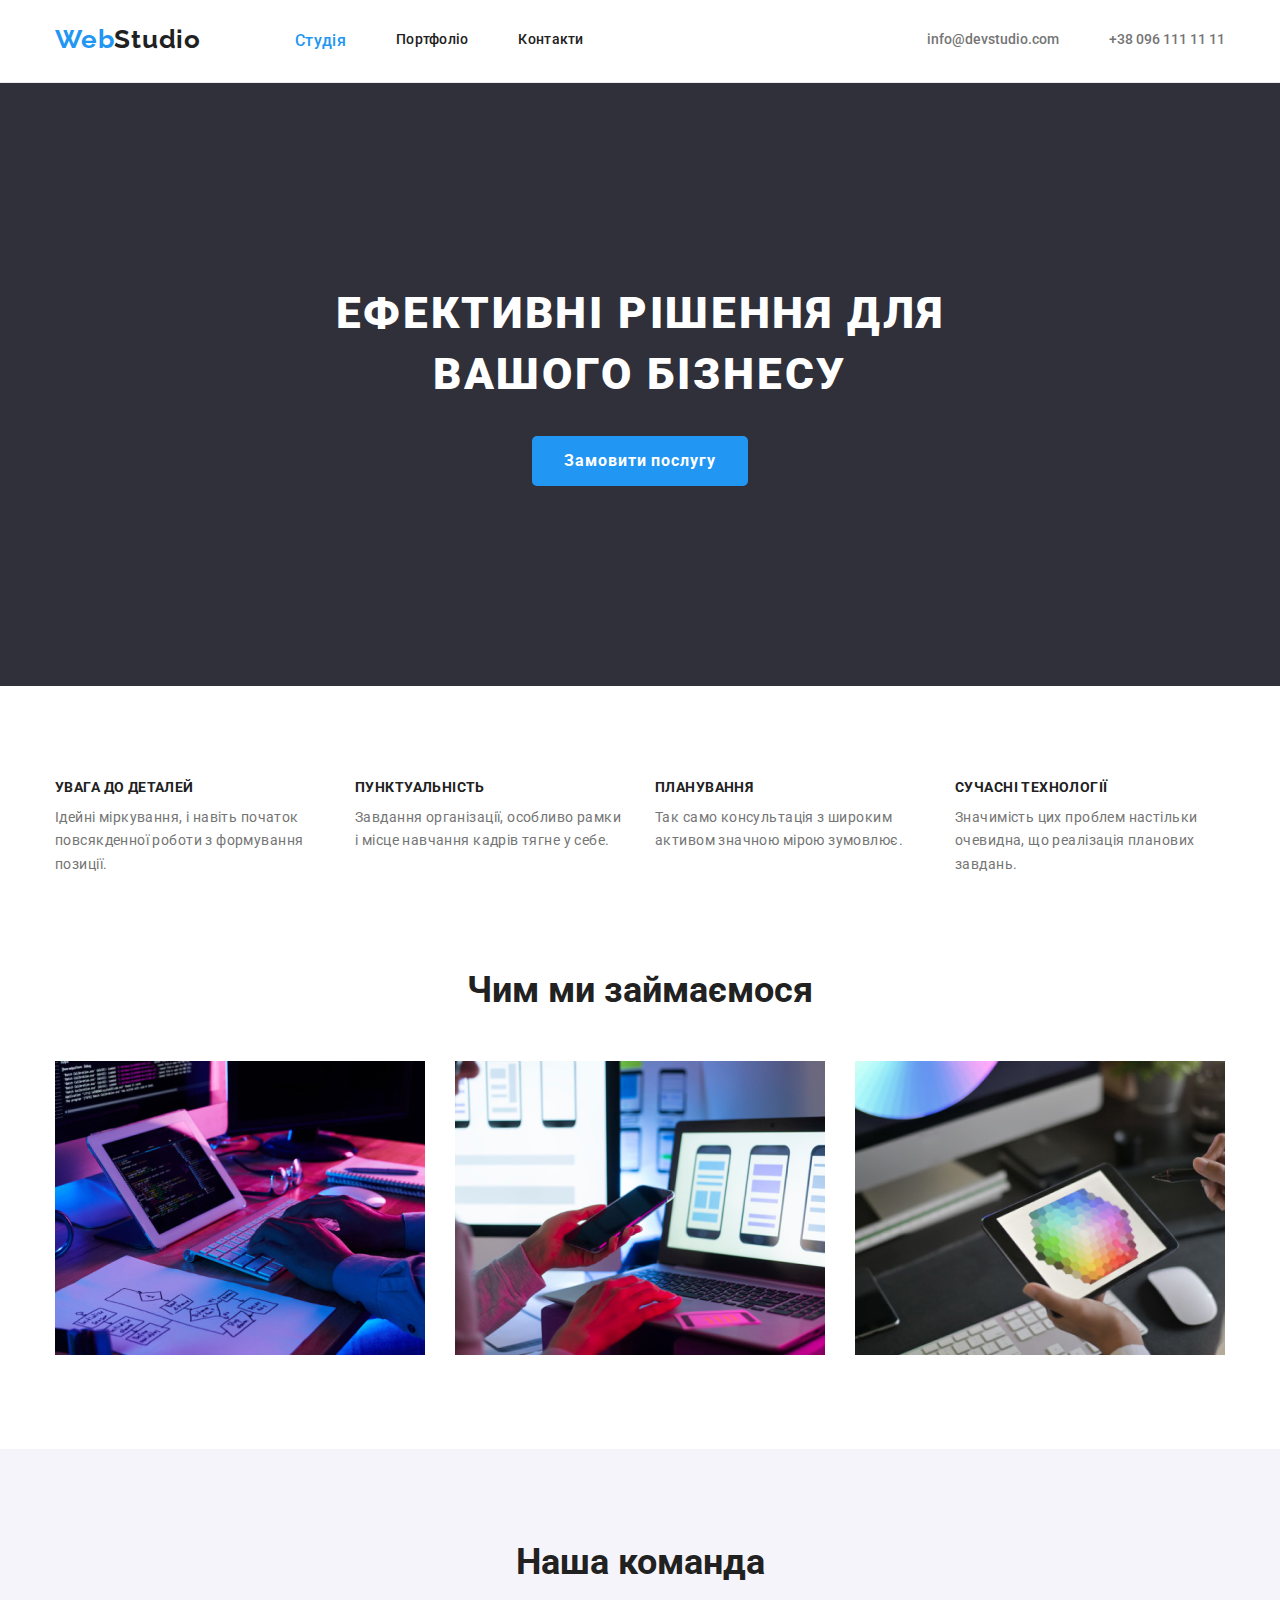
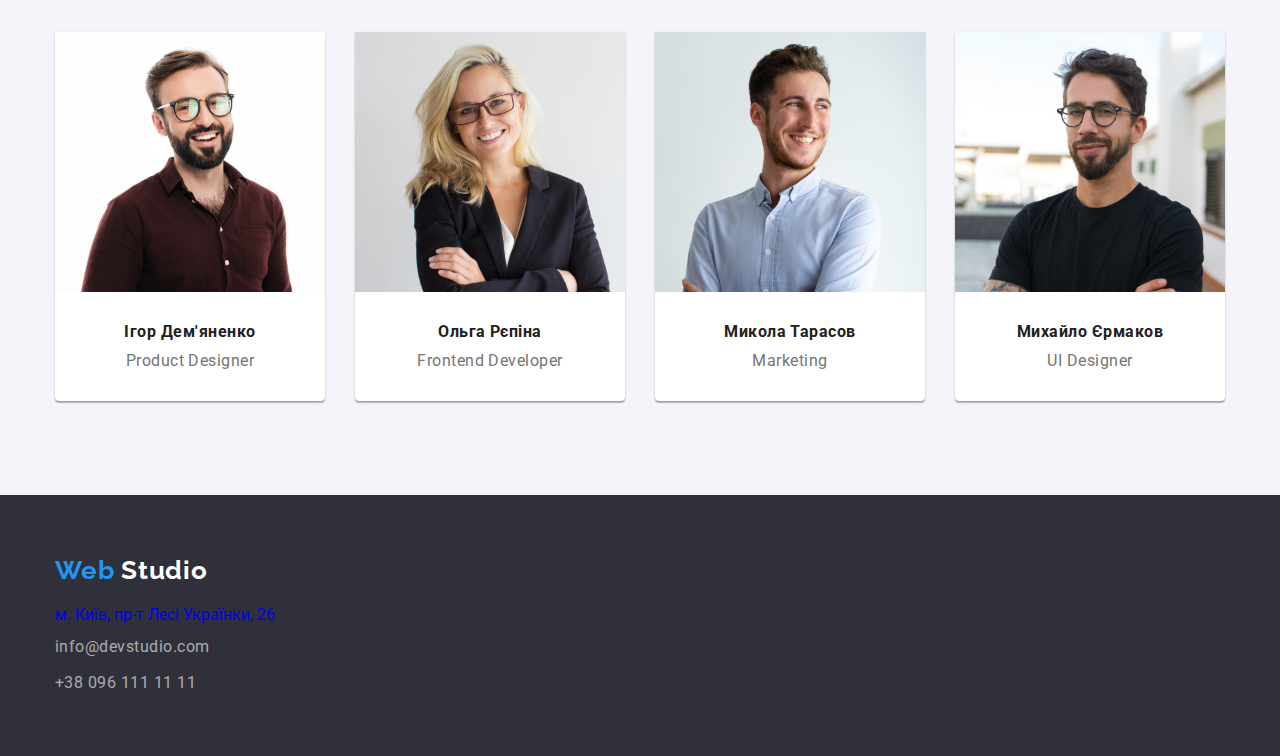
<file: index.html>
<!DOCTYPE html>
<html lang="uk">
  <head>
    <meta charset="UTF-8" />
    <meta http-equiv="X-UA-Compatible" content="IE=edge" />
    <meta name="viewport" content="width=device-width, initial-scale=1.0" />
    <link
      rel="stylesheet"
      href="https://cdn.jsdelivr.net/npm/modern-normalize@1.1.0/modern-normalize.min.css"
    />
    <link href="css/styles.css" rel="stylesheet" />
    <link href="https://fonts.googleapis.com" rel="preconnect" />
    <link href="https://fonts.gstatic.com" rel="preconnect" crossorigin />
    <link
      href="https://fonts.googleapis.com/css2?family=Raleway:wght@700&family=Roboto:wght@400;500;700;900&display=swap"
      rel="stylesheet"
    />
    <title>studio</title>
  </head>

  <body>
    <!--Шапка навігації-->
    <header class="header">
      <div class="container nav-container">
        <nav class="main-nav">
          <a class="logo" href="./"><span class="logo-text">Web</span>Studio</a>

          <ul class="head-list">
            <li class="nav-items">
              <a href="#" class="link-site-active">Студія</a>
            </li>
            <li class="nav-items">
              <a href="./potfolio.html" class="link-site">Портфоліо</a>
            </li>
            <li class="nav-items">
              <a href="#" class="link-site">Контакти</a>
            </li>
          </ul>
        </nav>

        <ul class="tell-list">
          <li class="nav-items">
            <a href="mailto:info@devstudio.com" class="link-contact"
              >info@devstudio.com</a
            >
          </li>
          <li class="nav-items">
            <a href="tell:+380961111111" class="link-contact"
              >+38 096 111 11 11</a
            >
          </li>
        </ul>
      </div>
    </header>

    <!--Головний блок-->
    <main>
      <section class="main-section">
        <div class="main-conteiner">
          <h1 class="main-title">Ефективні рішення для вашого бізнесу</h1>
          <button class="button-main" type="button">Замовити послугу</button>
        </div>
      </section>

      <!--Переваги-->

      <section class="advantage-section">
        <h2 class="visually-hidden">Наші Переваги</h2>
        <div class="container">
          <ul class="advantage-list">
            <li class="advantage-items">
              <h3 class="advantage">УВАГА ДО ДЕТАЛЕЙ</h3>
              <p class="advantage-text">
                Ідейні міркування, і навіть початок повсякденної роботи з
                формування позиції.
              </p>
            </li>
            <li class="advantage-items">
              <h3 class="advantage">ПУНКТУАЛЬНІСТЬ</h3>
              <p class="advantage-text">
                Завдання організації, особливо рамки і місце навчання кадрів
                тягне у себе.
              </p>
            </li>
            <li class="advantage-items">
              <h3 class="advantage">ПЛАНУВАННЯ</h3>
              <p class="advantage-text">
                Так само консультація з широким активом значною мірою зумовлює.
              </p>
            </li>
            <li class="advantage-items">
              <h3 class="advantage">СУЧАСНІ ТЕХНОЛОГІЇ</h3>
              <p class="advantage-text">
                Значимість цих проблем настільки очевидна, що реалізація
                планових завдань.
              </p>
            </li>
          </ul>
        </div>
      </section>

      <!--Чим ми займаємося-->

      <section class="work-section">
        <div class="container">
          <h2 class="work-title">Чим ми займаємося</h2>
          <ul class="work-list">
            <li class="work-items">
              <img
                src="imeges/img.jpg"
                alt="Руки печатают на клавіатурі"
                width="370"
              />
            </li>
            <li class="work-items">
              <img
                src="imeges/img(1).jpg"
                alt="Руки печатают на планшету"
                width="370"
              />
            </li>
            <li class="work-items">
              <img
                src="imeges/img(2).jpg"
                alt="Руки печатают на планшеті"
                width="370"
              />
            </li>
          </ul>
        </div>
      </section>

      <!--Наша команда-->

      <section class="team-section">
        <div class="container">
          <h2 class="team-title">Наша команда</h2>
          <ul class="team-list">
            <li class="work-card">
              <img src="imeges/img(3).jpg" alt="Ігор Дем'яненко" width="270" />
              <div class="name-container">
                <h3 class="name">Ігор Дем'яненко</h3>
                <p class="name-work" lang="en">Product Designer</p>
              </div>
            </li>
            <li class="work-card">
              <img src="imeges/img(4).jpg" alt="Ольга Рєпіна" width="270" />
              <div class="name-container">
                <h3 class="name">Ольга Рєпіна</h3>
                <p class="name-work" lang="en">Frontend Developer</p>
              </div>
            </li>
            <li class="work-card">
              <img src="imeges/img(5).jpg" alt="Микола Тарасов" width="270" />
              <div class="name-container">
                <h3 class="name">Микола Тарасов</h3>
                <p class="name-work" lang="en">Marketing</p>
              </div>
            </li>
            <li class="work-card">
              <img src="imeges/img(6).jpg" alt="Михайло Єрмаков" width="270" />
              <div class="name-container">
                <h3 class="name">Михайло Єрмаков</h3>
                <p class="name-work" lang="en">UI Designer</p>
              </div>
            </li>
          </ul>
        </div>
      </section>
    </main>
    <!--Футер-->
    <footer class="footer">
      <div class="container">
        <h2 class="logo-footer"><span class="logo-text">Web</span> Studio</h2>
        <address class="address-footer">
          <ul class="footer-list">
            <li class="footer-address">
              <a
                class="adress-title"
                href="https://www.google.com.ua/maps/place/%D0%B1%D1%83%D0%BB%D1%8C%D0%B2%D0%B0%D1%80+%D0%9B%D0%B5%D1%81%D1%96+%D0%A3%D0%BA%D1%80%D0%B0%D1%97%D0%BD%D0%BA%D0%B8,+26,+%D0%9A%D0%B8%D1%97%D0%B2,+02000/@50.4265841,30.5358109,17z/data=!3m1!4b1!4m5!3m4!1s0x40d4cf0e033ecbe9:0x57a4dffefec77da0!8m2!3d50.4265807!4d30.5383858?hl=uk"
                target="_blank"
                >м. Київ, пр-т Лесі Українки, 26</a
              >
            </li>
            <li class="footer-mail">
              <a href="mailto:info@devstudio.com" class="foter-link-contact"
                >info@devstudio.com</a
              >
            </li>
            <li class="footer-tell">
              <a href="tell:+380961111111" class="foter-link-contact"
                >+38 096 111 11 11</a
              >
            </li>
          </ul>
        </address>
      </div>
    </footer>
  </body>
</html>
</file>
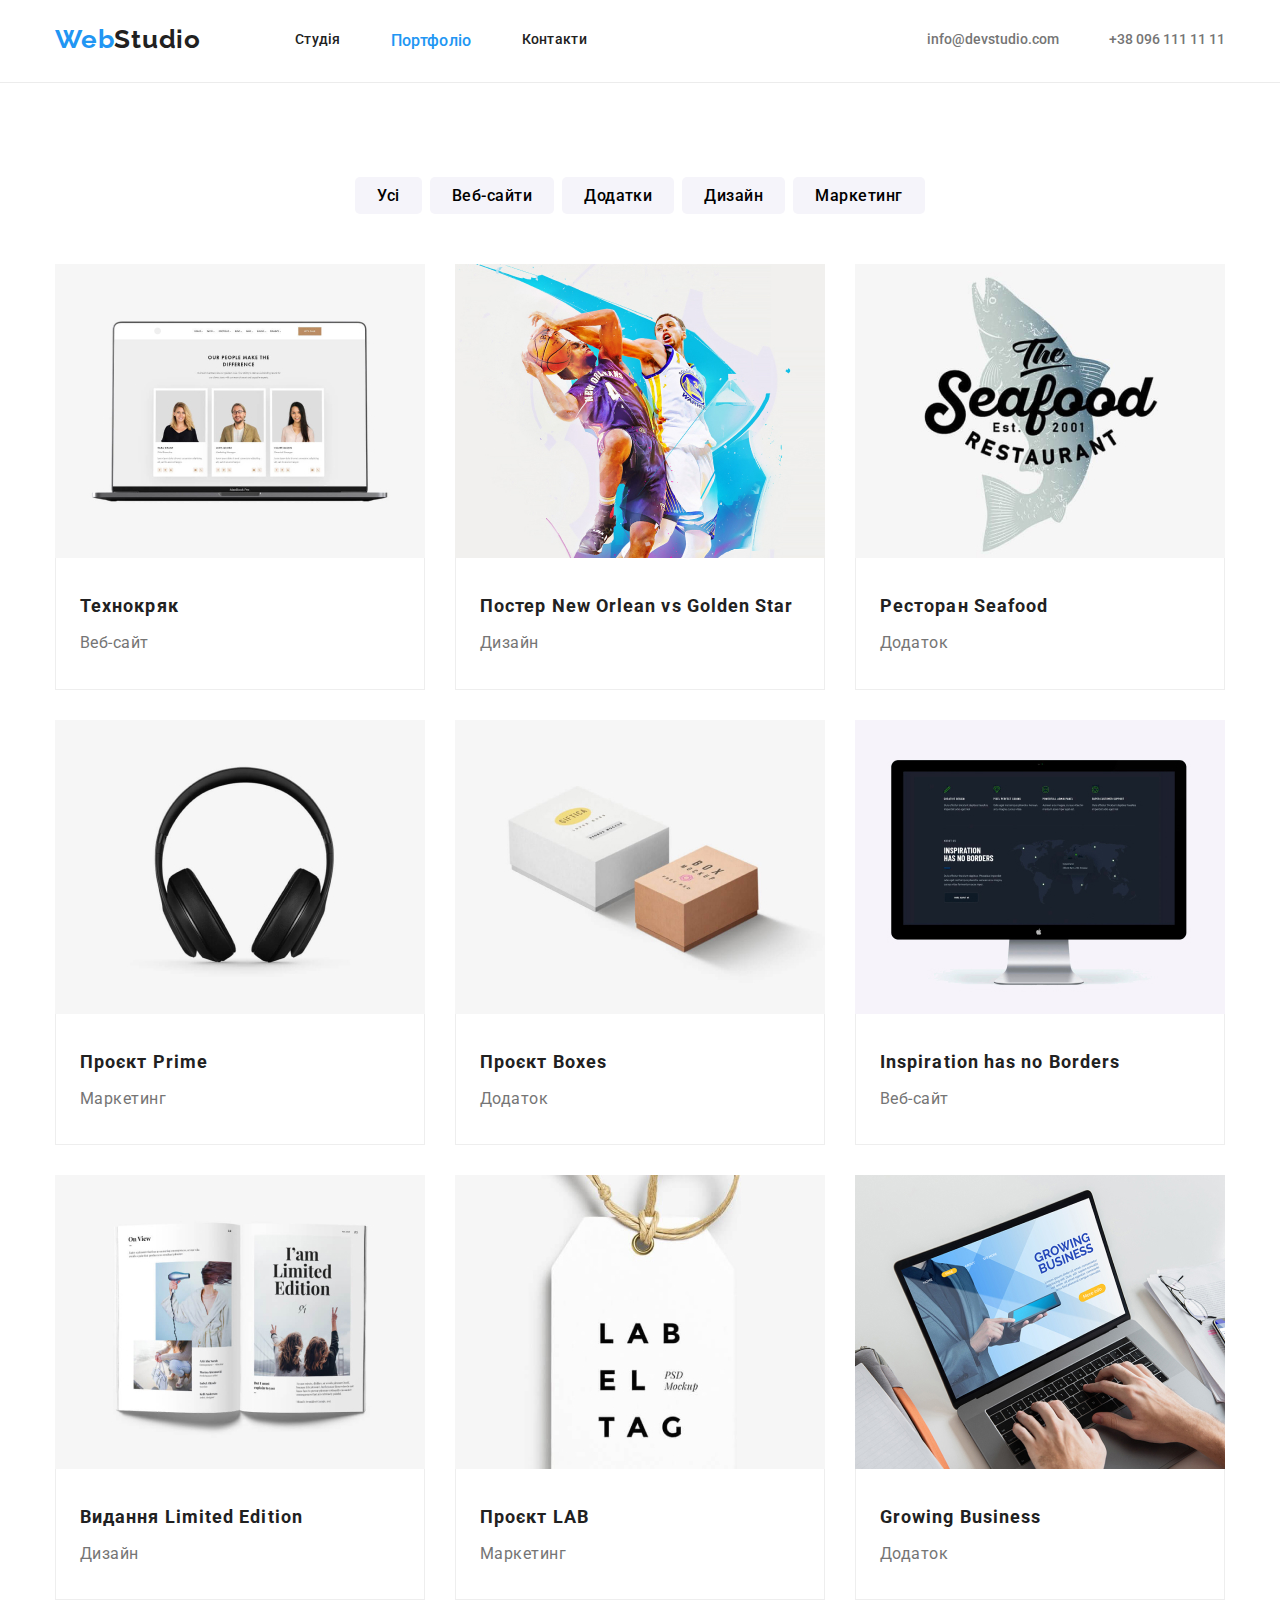
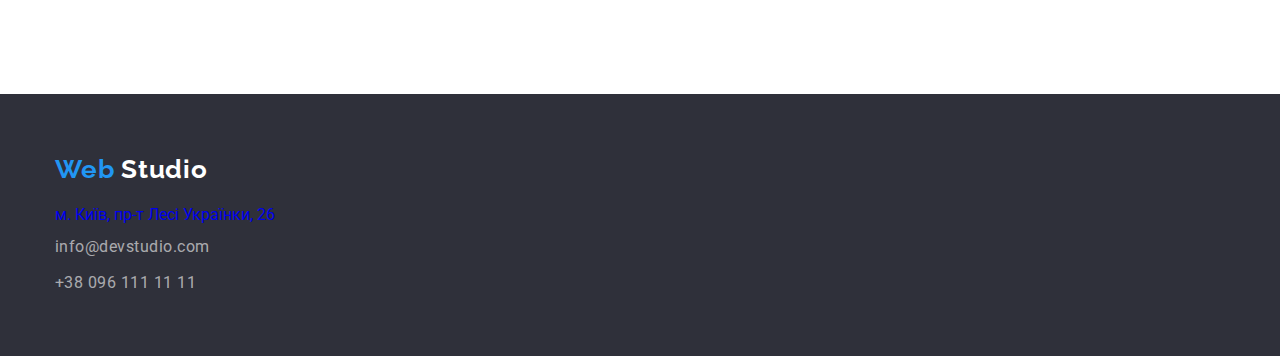
<file: potfolio.html>
<!DOCTYPE html>
<html lang="uk">
  <head>
    <meta charset="UTF-8" />
    <meta http-equiv="X-UA-Compatible" content="IE=edge" />
    <meta name="viewport" content="width=device-width, initial-scale=1.0" />
    <link
      rel="stylesheet"
      href="https://cdn.jsdelivr.net/npm/modern-normalize@1.1.0/modern-normalize.min.css"
    />
    <link href="css/styles.css" rel="stylesheet" />
    <link href="https://fonts.googleapis.com" rel="preconnect" />
    <link href="https://fonts.gstatic.com" rel="preconnect" crossorigin />
    <link
      href="https://fonts.googleapis.com/css2?family=Raleway:wght@700&family=Roboto:wght@400;500;700;900&display=swap"
      rel="stylesheet"
    />
    <title>portfolio</title>
  </head>

  <body>
    <!--Шапка навігації-->
    <header class="header">
      <div class="container nav-container">
        <nav class="main-nav">
          <a class="logo" href="./"><span class="logo-text">Web</span>Studio</a>

          <ul class="head-list">
            <li class="nav-items">
              <a href="./index.html" class="link-site">Студія</a>
            </li>
            <li class="nav-items">
              <a href="#" class="link-site-active">Портфоліо</a>
            </li>
            <li class="nav-items">
              <a href="#" class="link-site">Контакти</a>
            </li>
          </ul>
        </nav>

        <ul class="tell-list">
          <li class="nav-items">
            <a href="mailto:info@devstudio.com" class="link-contact"
              >info@devstudio.com</a
            >
          </li>
          <li class="nav-items">
            <a href="tell:+380961111111" class="link-contact"
              >+38 096 111 11 11</a
            >
          </li>
        </ul>
      </div>
    </header>
    <!--Головний блок-->
    <main>
      <section class="portfolio-section">
        <h1 class="visually-hidden">Приклади робіт</h1>
        <div class="container">
          <ul class="portfolio-nav">
            <li class="portfolio-list">
              <button class="button-portfolio" type="button">Усі</button>
            </li>
            <li class="portfolio-list">
              <button class="button-portfolio" type="button">Веб-сайти</button>
            </li>
            <li class="portfolio-list">
              <button class="button-portfolio" type="button">Додатки</button>
            </li>
            <li class="portfolio-list">
              <button class="button-portfolio" type="button">Дизайн</button>
            </li>
            <li class="portfolio-list">
              <button class="button-portfolio" type="button">Маркетинг</button>
            </li>
          </ul>
          <!--приклади-->
          <ul class="portfolio-example">
            <li class="portfolio-card">
              <a href="#">
                <img src="imeges/img(7).jpg" alt="" width="370" />
                <div class="project-container">
                  <h2 class="projekt-portfolio">Технокряк</h2>
                  <p class="projekt-type">Веб-сайт</p>
                </div>
              </a>
            </li>
            <li class="portfolio-card">
              <a href="#">
                <img src="imeges/img(8).jpg" alt="" width="370" />
                <div class="project-container">
                  <h2 class="projekt-portfolio">
                    Постер <span lang="en">New Orlean vs Golden Star</span>
                  </h2>
                  <p class="projekt-type">Дизайн</p>
                </div>
              </a>
            </li>
            <li class="portfolio-card">
              <a href="#">
                <img src="imeges/img(9).jpg" alt="" width="370" />
                <div class="project-container">
                  <h2 class="projekt-portfolio">
                    Ресторан <span lang="en">Seafood</span>
                  </h2>
                  <p class="projekt-type">Додаток</p>
                </div>
              </a>
            </li>
            <li class="portfolio-card">
              <a href="#">
                <img src="imeges/img(10).jpg" alt="" width="370" />
                <div class="project-container">
                  <h2 class="projekt-portfolio">
                    Проєкт <span lang="en">Prime</span>
                  </h2>
                  <p class="projekt-type">Маркетинг</p>
                </div>
              </a>
            </li>
            <li class="portfolio-card">
              <a href="#">
                <img src="imeges/img(11).jpg" alt="" width="370" />
                <div class="project-container">
                  <h2 class="projekt-portfolio">
                    Проєкт <span lang="en">Boxes</span>
                  </h2>
                  <p class="projekt-type">Додаток</p>
                </div>
              </a>
            </li>
            <li class="portfolio-card">
              <a href="#">
                <img src="imeges/img(12).jpg" alt="" width="370" />
                <div class="project-container">
                  <h2 class="projekt-portfolio" lang="en">
                    Inspiration has no Borders
                  </h2>
                  <p class="projekt-type">Веб-сайт</p>
                </div>
              </a>
            </li>
            <li class="portfolio-card">
              <a href="#">
                <img src="imeges/img(13).jpg" alt="" width="370" />
                <div class="project-container">
                  <h2 class="projekt-portfolio">
                    Видання <span lang="en">Limited Edition</span>
                  </h2>
                  <p class="projekt-type">Дизайн</p>
                </div>
              </a>
            </li>
            <li class="portfolio-card">
              <a href="#">
                <img src="imeges/img(14).jpg" alt="" width="370" />
                <div class="project-container">
                  <h2 class="projekt-portfolio">Проєкт LAB</h2>
                  <p class="projekt-type">Маркетинг</p>
                </div>
              </a>
            </li>
            <li class="portfolio-card">
              <a href="#">
                <img src="imeges/img(15).jpg" alt="" width="370" />
                <div class="project-container">
                  <h2 class="projekt-portfolio" lang="en">Growing Business</h2>
                  <p class="projekt-type">Додаток</p>
                </div>
              </a>
            </li>
          </ul>
        </div>
      </section>
    </main>
    <!--Футер-->
    <footer class="footer">
      <div class="container">
        <h2 class="logo-footer"><span class="logo-text">Web</span> Studio</h2>
        <address class="address-footer">
          <ul class="footer-list">
            <li class="footer-address">
              <a
                class="adress-title"
                href="https://www.google.com.ua/maps/place/%D0%B1%D1%83%D0%BB%D1%8C%D0%B2%D0%B0%D1%80+%D0%9B%D0%B5%D1%81%D1%96+%D0%A3%D0%BA%D1%80%D0%B0%D1%97%D0%BD%D0%BA%D0%B8,+26,+%D0%9A%D0%B8%D1%97%D0%B2,+02000/@50.4265841,30.5358109,17z/data=!3m1!4b1!4m5!3m4!1s0x40d4cf0e033ecbe9:0x57a4dffefec77da0!8m2!3d50.4265807!4d30.5383858?hl=uk"
                target="_blank"
                >м. Київ, пр-т Лесі Українки, 26</a
              >
            </li>
            <li class="footer-mail">
              <a href="mailto:info@devstudio.com" class="foter-link-contact"
                >info@devstudio.com</a
              >
            </li>
            <li class="footer-tell">
              <a href="tell:+380961111111" class="foter-link-contact"
                >+38 096 111 11 11</a
              >
            </li>
          </ul>
        </address>
      </div>
    </footer>
  </body>
</html>
</file>
<file: css/styles.css>
:root{
    --primary-text-colour:#757575;
    --secondary-text-colour: #212121;
    --button-background-colour:#2196F3 ;
    --secondary-button-colour: #FFFFFF;

}

body {
    background-color: white;
    font-family: 'Roboto', sans-serif;
    color:var(--primary-text-colour);
}


ul{
list-style: none;
}

a{
    text-decoration: none;
}

.head-list,
.advantage-list,
.work-list,
.team-list,
.tell-list,
.footer-list,
.portfolio-nav,
.portfolio-example{
    padding: 0;
    margin: 0;
}

h1,
h2,
h3,
h4,
h5,
p,
ul{
    margin-top: 0;
    margin-bottom: 0;
}

button{
    margin-top: 0;
    margin-bottom: 0;
}

img{
    display: block;
}

/*Хедер*/

.container{
    margin-left: auto;
    margin-right: auto;
    width: 1200px;
    padding-left: 15px;
    padding-right: 15px;

}

.main-nav{
    display: flex;
}

.head-list,
.tell-list{
    display: flex;
}

.nav-container{
    display: flex;
}

.tell-list{
    margin-left: auto;
}

.head-list{
    margin-left: 94px;
}

.link-site,
.link-site-active,
.link-contact{
    display: block;
    padding-top: 32px;
    padding-bottom: 32px;
}

.nav-items:not(:last-child){
    margin-right: 50px;
}

.logo-text{
    color:var(--button-background-colour) ;
}

.logo{
    padding-top: 24px;
    padding-bottom: 24px;
    color: var(--secondary-text-colour);
    font-family: Raleway, sans-serif;
    font-style: normal;
    font-weight: 700;
    font-size: 26px;
    line-height: 1.2;
    letter-spacing: 0.03em;

}


.link-site{
    font-weight: 500;
    letter-spacing: 0.02em;
    color: var(--secondary-text-colour);
    
    font-size: 14px;
    line-height: 1.1;
    
}



nav a.link-site-active {
    color: var(--button-background-colour);

    font-weight: 500;
    line-height: 1.1;
    letter-spacing: 0.02em;
}

.link-site:hover,
.link-site:focus{
    color: var(--button-background-colour);
}

.link-contact{
    font-size: 14px;
    line-height: 1.1;
    font-weight: 500;
    color: var(--primary-text-colour);
}

.link-contact:hover,
.link-contact:focus{
    
    color: var(--button-background-colour);
}

.header{
    border-bottom: 1px solid #ECECEC;
}

/*Головний блок*/

.main-section{

    padding-top: 200px;
    padding-bottom: 200px;

    text-align: center;

    background-color: #2F303A;
    margin-left: auto;
    margin-right: auto;
    max-width: 1600px;
    
}


.main-title{
    margin-bottom: 30px;
    max-width: 700px;

    margin-left: auto;
    margin-right: auto;
    text-align: center;

    font-family: 'Roboto';
    font-weight: 900;
    font-size: 44px;
    line-height: 1.4;
    letter-spacing: 0.06em;
    text-transform: uppercase;
    color: var(--secondary-button-colour);
}



.button-main{
    
    padding-left: 32px;
    padding-right: 32px;
    padding-top: 10px;
    padding-bottom: 10px;

    font-weight: 700;
    
    line-height: 1.9;
    border: none;
    letter-spacing: 0.06em;
    background-color: var(--button-background-colour);
    cursor: pointer;
    border-radius: 5px ;
    color:var(--secondary-button-colour);
}


.button-main:hover,
.button-main:focus{
    background: #188CE8;
    box-shadow: 0px 4px 4px rgba(0, 0, 0, 0.15);
    border-radius: 4px;
}

/*Переваги*/

.advantage-section{
    background-color: #FFFFFF;
    padding-top: 94px;
    padding-bottom: 94px;
}

.advantage{

    margin-bottom: 10px;
    
    color: var(--secondary-text-colour);
    letter-spacing: 0.03em;
    font-size: 14px;
    line-height: 1.1;
    text-transform: uppercase;
    
}

.advantage-text{
    
    font-size: 14px;
    line-height: 1.7;
    color: var(--primary-text-colour);
    letter-spacing: 0.03em;
}

.advantage-items{
    width: 270px;
}

.advantage-list{
    display: flex;
    gap: 30px ;
}



/*Чим ми займаємося*/


.work-section{
    padding-top: 0;
    padding-bottom: 94px;

    
}


.work-title{
    margin-bottom: 50px;

    text-align: center;

    font-size: 36px;
    line-height: 1.1;
    color: var(--secondary-text-colour);
}

.work-list{
    display: flex;
    gap: 30px;

}


/*Наша команда*/

.work-card{

    width: 270px;

    border-radius: 0px 0px 4px 4px;
    box-shadow: 0px 1px 3px rgba(0, 0, 0, 0.12), 0px 1px 1px rgba(0, 0, 0, 0.14), 0px 2px 1px rgba(0, 0, 0, 0.2);
    background-color: #FFFFFF;
}

.name-container{

    padding-top: 30px;
    padding-bottom: 30px;
    
}

.team-section{
    padding-top: 94px;
    padding-bottom: 94px;
    text-align: center;
    background-color: #F5F4FA;
    
}

.team-title{
    margin-bottom: 50px;
    
    font-weight: 700;
    font-size: 36px;
    line-height: 1.1;
    color: var(--secondary-text-colour);
}
.name{
    
    font-size: 16px;
    line-height: 1.2;
    color: var(--secondary-text-colour);
    letter-spacing: 0.03em;
}
.name-work{

    margin-top: 10px;

    font-size: 16px;
    line-height: 1.2;
    color: var(--primary-text-colour);
    letter-spacing: 0.03em;
}

.team-list{
    display: flex;
    gap: 30px;
}

/*Футер*/

.footer {
    padding-top: 60px;
    padding-bottom: 60px;

    background-color: #2F303A;
}

.logo-footer{
    margin-bottom: 20px;
    
    display: block;
    font-family: 'Raleway', sans-serif;
    color: var(--secondary-button-colour);
    font-weight: 700;
    font-size: 26px;
    line-height: 1.2;
    letter-spacing: 0.03em;
}

.address-footer{
    font-style: normal;
   
}



.address-title{   
    font-size: 14px;
    line-height:1.7;
    color: var(--secondary-button-colour);

}
.adress-title:hover,
.adress-title:focus{
    color: var(--button-background-colour);
}

.adress-title:visited{
    color: #FFFFFF;
}


.foter-link-contact{
    line-height: 1.7;
    letter-spacing: 0.03em;
    color: rgba(255, 255, 255, 0.6);
}

.foter-link-contact:hover,
.foter-link-contact:focus{
    color: #2196F3;
}

.footer-address {
    margin-bottom: 9px;
}

.footer-mail {
    margin-bottom: 9px;
}

/* Портфоліо*/

.visually-hidden {
    position: absolute;
    width: 1px;
    height: 1px;
    margin: -1px;
    border: 0;
    padding: 0;

    white-space: nowrap;
    clip-path: inset(100%);
    clip: rect(0 0 0 0);
    overflow: hidden;
}

.portfolio-section{
    padding-top: 94px;
    padding-bottom: 94px;
   
}

.portfolio-nav{
    margin-bottom: 50px;

    display: flex;
    justify-content: center;
}

.portfolio-list:not(:last-child){
    margin-right: 8px;
}

.button-portfolio{
    padding-left: 22px;
    padding-right: 22px;
    padding-top: 6px;
    padding-bottom: 6px;
    border: none;
    background-color: #F5F4FA;
    font-family: inherit;
    font-weight: 500;
    border-radius: 5px;
    font-size: 16px;
    line-height: 1.6;
    text-align: center;
    cursor: pointer;
    letter-spacing: 0.03em;
}

.button-portfolio:hover{
    background-color: var(--button-background-colour);
    color: var(--secondary-button-colour);  
}

.button-portfolio:focus{
    background-color: var(--button-background-colour);
    color: var(--secondary-button-colour);
}

.projekt-portfolio{
    margin-bottom: 4px;

    font-size: 18px;
    line-height: 2;
    letter-spacing: 0.06em;
    color: var(--secondary-text-colour);
}

.projekt-type{
    line-height: 1.9;
    letter-spacing: 0.03em;
    color: var(--primary-text-colour);
}

.project-container{
    padding-top: 30px;
    padding-bottom: 30px;
    padding-left: 24px;
    padding-right: 24px;

    border-bottom: 1px solid #EEEEEE;
    border-left: 1px solid #EEEEEE;
    border-right: 1px solid #EEEEEE;
}

.portfolio-example{
    
    gap: 30px;
    display: flex;
    flex-wrap: wrap;
}

.portfolio-card{
    width: 370px;
}

.portfolio-card:hover,
.portfolio-card:focus{
    box-shadow: 0px 1px 1px rgba(0, 0, 0, 0.12), 0px 4px 4px rgba(0, 0, 0, 0.06), 1px 4px 6px rgba(0, 0, 0, 0.16);
}

.portfolio-card:nth-child(3n) {
    margin-right: 0;
}
</file>
